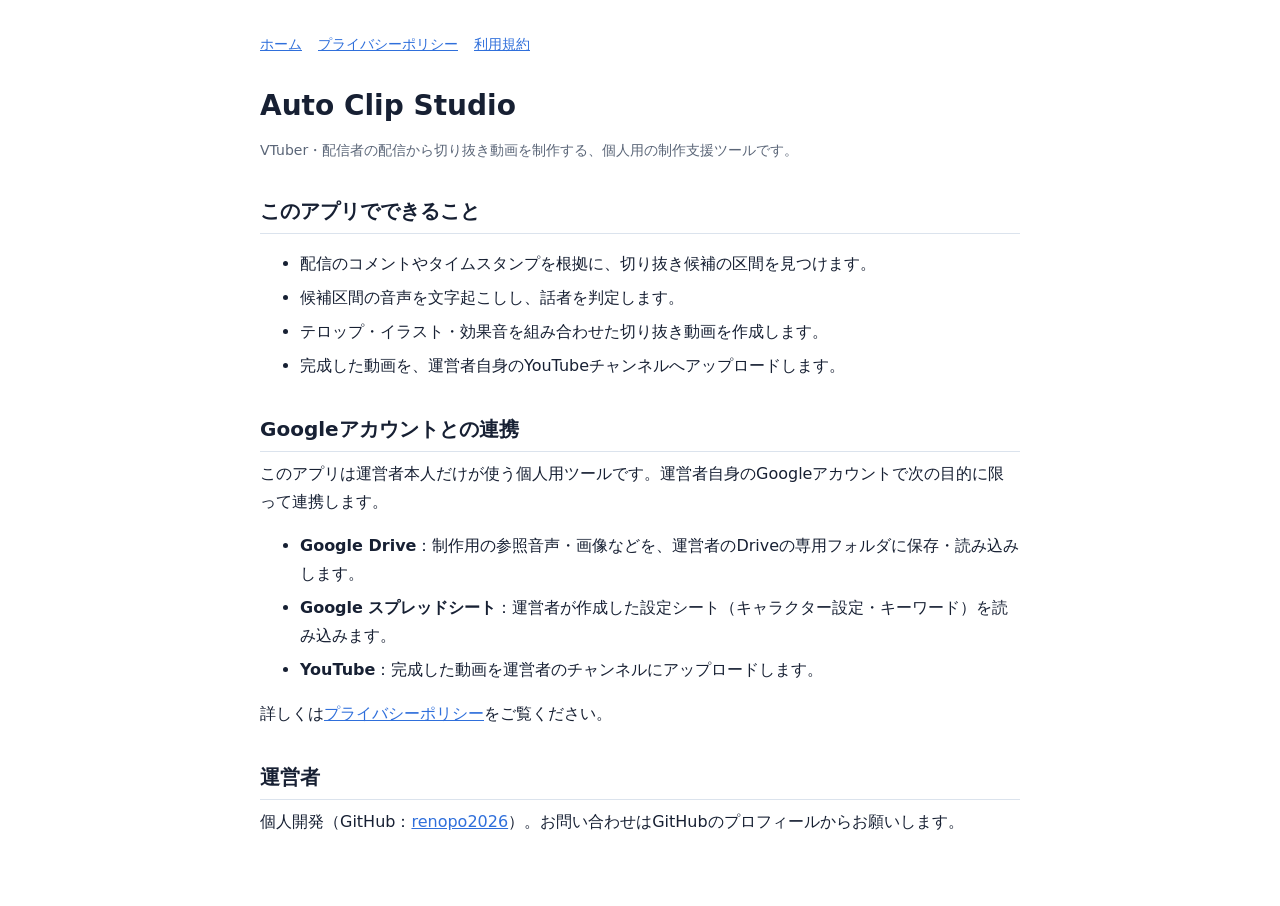
<file: index.html>
<!doctype html>
<html lang="ja">
<head>
<meta charset="utf-8">
<meta name="viewport" content="width=device-width,initial-scale=1">
<title>Auto Clip Studio</title>
<link rel="stylesheet" href="style.css">
</head>
<body>
<main>
<nav><a href="./">ホーム</a><a href="privacy.html">プライバシーポリシー</a><a href="terms.html">利用規約</a></nav>
<h1>Auto Clip Studio</h1>
<p class="muted">VTuber・配信者の配信から切り抜き動画を制作する、個人用の制作支援ツールです。</p>

<h2>このアプリでできること</h2>
<ul>
<li>配信のコメントやタイムスタンプを根拠に、切り抜き候補の区間を見つけます。</li>
<li>候補区間の音声を文字起こしし、話者を判定します。</li>
<li>テロップ・イラスト・効果音を組み合わせた切り抜き動画を作成します。</li>
<li>完成した動画を、運営者自身のYouTubeチャンネルへアップロードします。</li>
</ul>

<h2>Googleアカウントとの連携</h2>
<p>このアプリは運営者本人だけが使う個人用ツールです。運営者自身のGoogleアカウントで次の目的に限って連携します。</p>
<ul>
<li><strong>Google Drive</strong>：制作用の参照音声・画像などを、運営者のDriveの専用フォルダに保存・読み込みします。</li>
<li><strong>Google スプレッドシート</strong>：運営者が作成した設定シート（キャラクター設定・キーワード）を読み込みます。</li>
<li><strong>YouTube</strong>：完成した動画を運営者のチャンネルにアップロードします。</li>
</ul>
<p>詳しくは<a href="privacy.html">プライバシーポリシー</a>をご覧ください。</p>

<h2>運営者</h2>
<p>個人開発（GitHub：<a href="https://github.com/renopo2026">renopo2026</a>）。お問い合わせはGitHubのプロフィールからお願いします。</p>
</main>
</body>
</html>
</file>
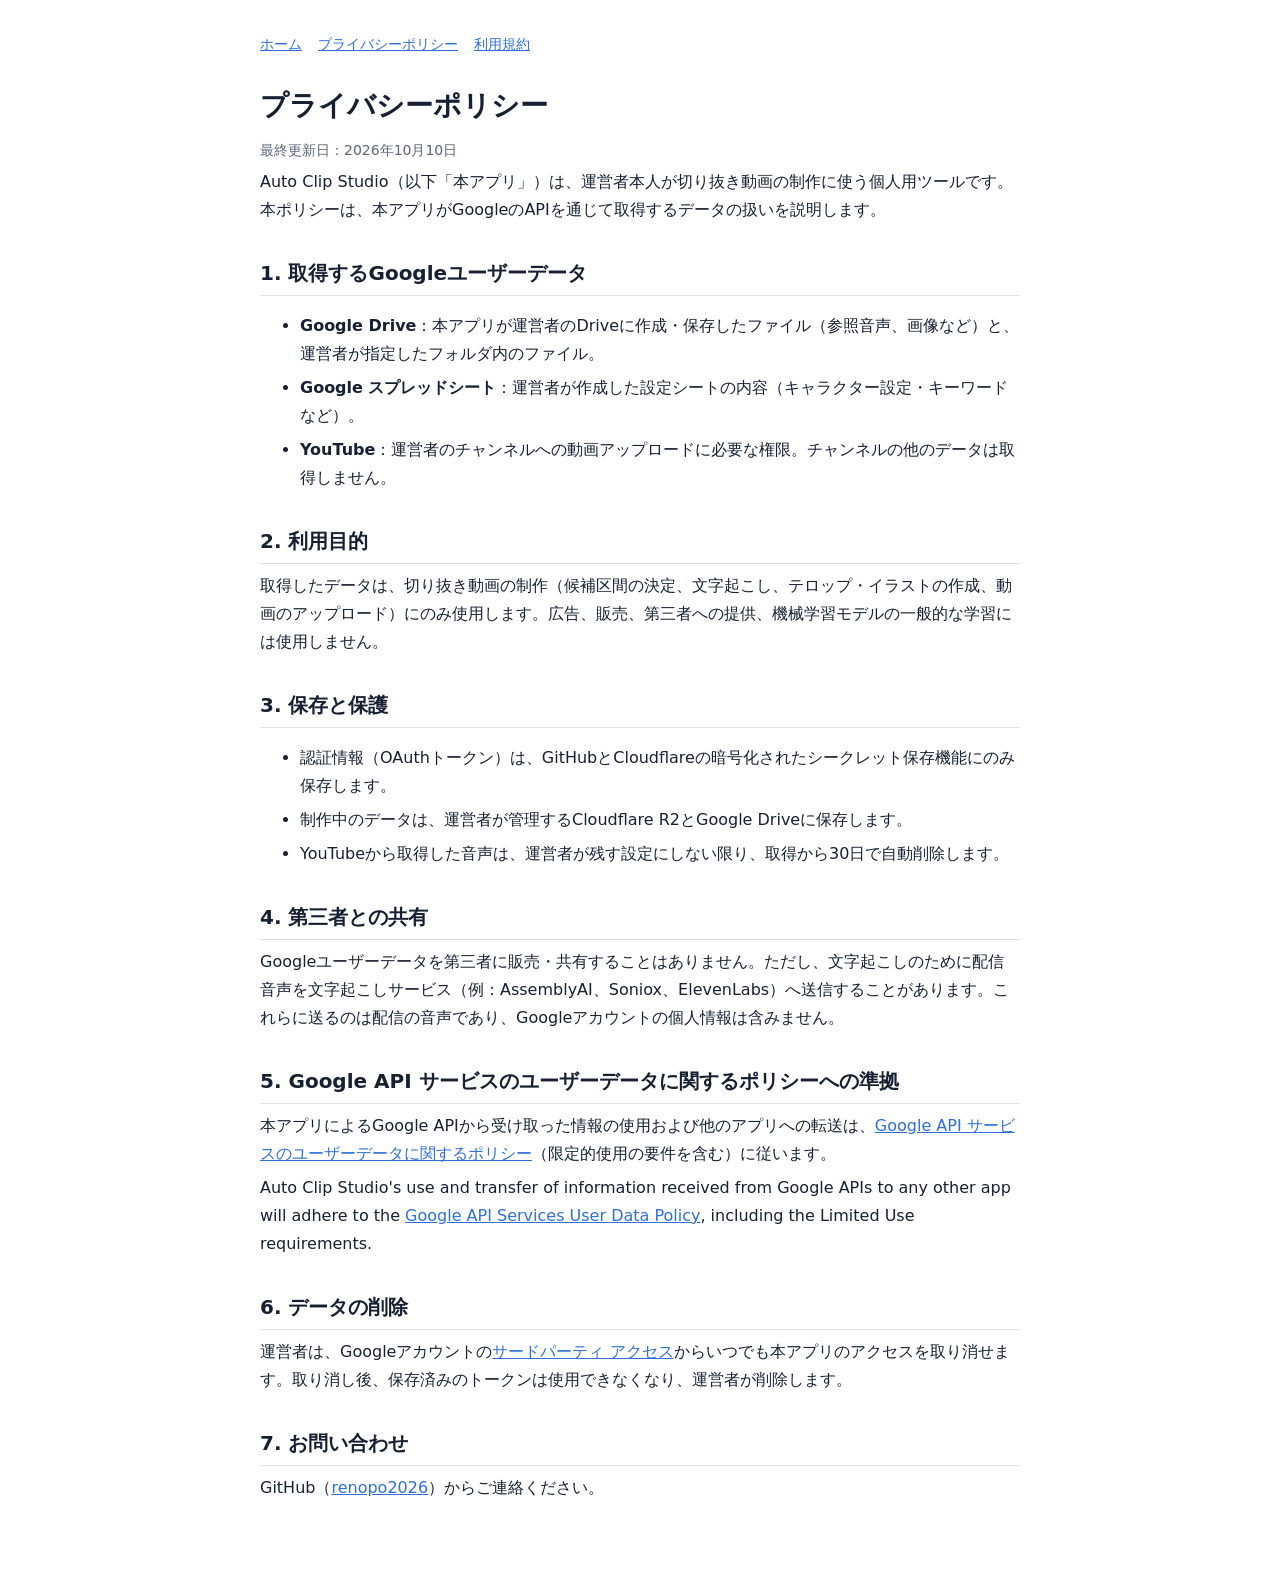
<file: privacy.html>
<!doctype html>
<html lang="ja">
<head>
<meta charset="utf-8">
<meta name="viewport" content="width=device-width,initial-scale=1">
<title>プライバシーポリシー - Auto Clip Studio</title>
<link rel="stylesheet" href="style.css">
</head>
<body>
<main>
<nav><a href="./">ホーム</a><a href="privacy.html">プライバシーポリシー</a><a href="terms.html">利用規約</a></nav>
<h1>プライバシーポリシー</h1>
<p class="muted">最終更新日：2026年10月10日</p>

<p>Auto Clip Studio（以下「本アプリ」）は、運営者本人が切り抜き動画の制作に使う個人用ツールです。本ポリシーは、本アプリがGoogleのAPIを通じて取得するデータの扱いを説明します。</p>

<h2>1. 取得するGoogleユーザーデータ</h2>
<ul>
<li><strong>Google Drive</strong>：本アプリが運営者のDriveに作成・保存したファイル（参照音声、画像など）と、運営者が指定したフォルダ内のファイル。</li>
<li><strong>Google スプレッドシート</strong>：運営者が作成した設定シートの内容（キャラクター設定・キーワードなど）。</li>
<li><strong>YouTube</strong>：運営者のチャンネルへの動画アップロードに必要な権限。チャンネルの他のデータは取得しません。</li>
</ul>

<h2>2. 利用目的</h2>
<p>取得したデータは、切り抜き動画の制作（候補区間の決定、文字起こし、テロップ・イラストの作成、動画のアップロード）にのみ使用します。広告、販売、第三者への提供、機械学習モデルの一般的な学習には使用しません。</p>

<h2>3. 保存と保護</h2>
<ul>
<li>認証情報（OAuthトークン）は、GitHubとCloudflareの暗号化されたシークレット保存機能にのみ保存します。</li>
<li>制作中のデータは、運営者が管理するCloudflare R2とGoogle Driveに保存します。</li>
<li>YouTubeから取得した音声は、運営者が残す設定にしない限り、取得から30日で自動削除します。</li>
</ul>

<h2>4. 第三者との共有</h2>
<p>Googleユーザーデータを第三者に販売・共有することはありません。ただし、文字起こしのために配信音声を文字起こしサービス（例：AssemblyAI、Soniox、ElevenLabs）へ送信することがあります。これらに送るのは配信の音声であり、Googleアカウントの個人情報は含みません。</p>

<h2>5. Google API サービスのユーザーデータに関するポリシーへの準拠</h2>
<p>本アプリによるGoogle APIから受け取った情報の使用および他のアプリへの転送は、<a href="https://developers.google.com/terms/api-services-user-data-policy">Google API サービスのユーザーデータに関するポリシー</a>（限定的使用の要件を含む）に従います。</p>
<p>Auto Clip Studio's use and transfer of information received from Google APIs to any other app will adhere to the <a href="https://developers.google.com/terms/api-services-user-data-policy">Google API Services User Data Policy</a>, including the Limited Use requirements.</p>

<h2>6. データの削除</h2>
<p>運営者は、Googleアカウントの<a href="https://myaccount.google.com/permissions">サードパーティ アクセス</a>からいつでも本アプリのアクセスを取り消せます。取り消し後、保存済みのトークンは使用できなくなり、運営者が削除します。</p>

<h2>7. お問い合わせ</h2>
<p>GitHub（<a href="https://github.com/renopo2026">renopo2026</a>）からご連絡ください。</p>
</main>
</body>
</html>
</file>
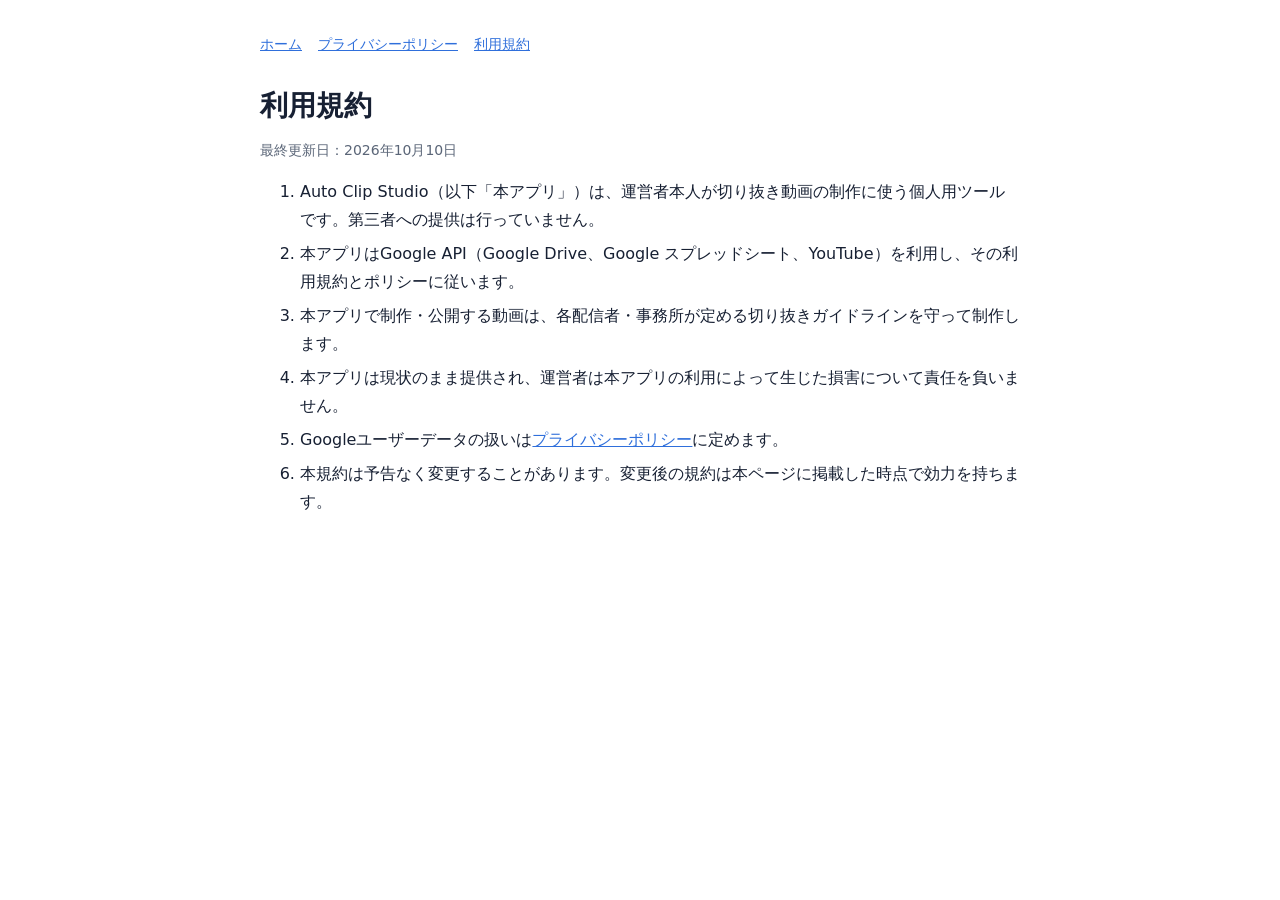
<file: terms.html>
<!doctype html>
<html lang="ja">
<head>
<meta charset="utf-8">
<meta name="viewport" content="width=device-width,initial-scale=1">
<title>利用規約 - Auto Clip Studio</title>
<link rel="stylesheet" href="style.css">
</head>
<body>
<main>
<nav><a href="./">ホーム</a><a href="privacy.html">プライバシーポリシー</a><a href="terms.html">利用規約</a></nav>
<h1>利用規約</h1>
<p class="muted">最終更新日：2026年10月10日</p>
<ol>
<li>Auto Clip Studio（以下「本アプリ」）は、運営者本人が切り抜き動画の制作に使う個人用ツールです。第三者への提供は行っていません。</li>
<li>本アプリはGoogle API（Google Drive、Google スプレッドシート、YouTube）を利用し、その利用規約とポリシーに従います。</li>
<li>本アプリで制作・公開する動画は、各配信者・事務所が定める切り抜きガイドラインを守って制作します。</li>
<li>本アプリは現状のまま提供され、運営者は本アプリの利用によって生じた損害について責任を負いません。</li>
<li>Googleユーザーデータの扱いは<a href="privacy.html">プライバシーポリシー</a>に定めます。</li>
<li>本規約は予告なく変更することがあります。変更後の規約は本ページに掲載した時点で効力を持ちます。</li>
</ol>
</main>
</body>
</html>
</file>
<file: style.css>
:root{color-scheme:light dark;font-family:system-ui,-apple-system,"Segoe UI","Hiragino Sans",sans-serif;line-height:1.75;--fg:#172033;--muted:#5b6678;--bg:#ffffff;--line:#dbe3ed}
@media (prefers-color-scheme:dark){:root{--fg:#e7ecf3;--muted:#a3adbd;--bg:#11151c;--line:#2a3340}}
body{margin:0;background:var(--bg);color:var(--fg)}
main{max-width:760px;margin:0 auto;padding:32px 16px 64px}
h1{font-size:28px;margin:0 0 8px}h2{font-size:20px;margin:32px 0 8px;border-bottom:1px solid var(--line);padding-bottom:4px}
p,li{margin:6px 0}.muted{color:var(--muted);font-size:14px}
nav{display:flex;gap:16px;margin:0 0 24px;font-size:14px}a{color:#2f6fdb}
</file>
